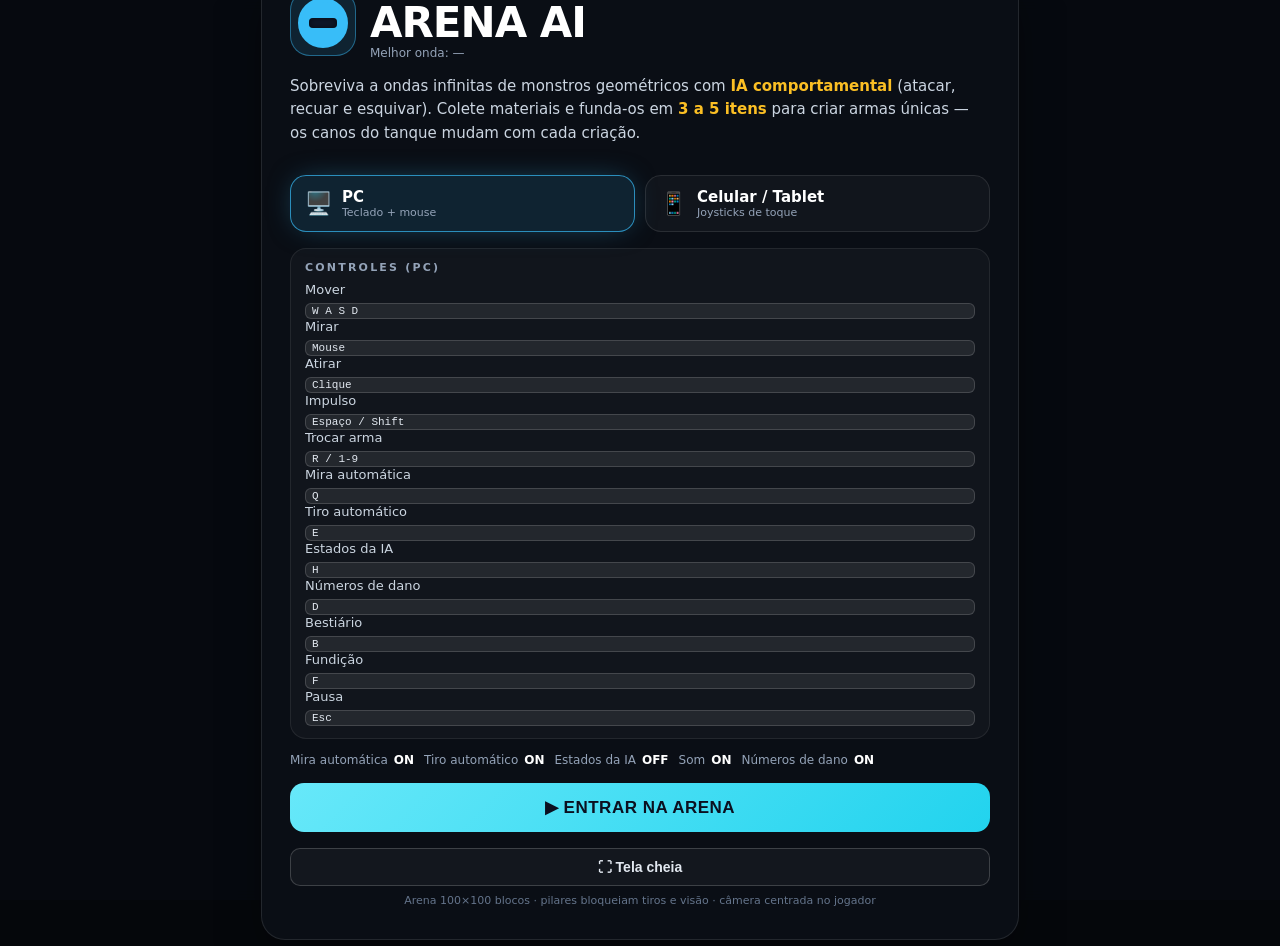
<file: mygame/jogo.html>
<!DOCTYPE html>
<html lang="pt-BR">
<head>
<meta charset="UTF-8">
<meta name="viewport" content="width=device-width, initial-scale=1.0, maximum-scale=1.0, user-scalable=no, viewport-fit=cover">
<meta name="theme-color" content="#05070b">
<meta name="mobile-web-app-capable" content="yes">
<title>ARENA AI — Diep Solo · PC & Celular</title>
<link rel="stylesheet" href="jogo.css">
</head>
<body>
<canvas id="gameCanvas"></canvas>

<div id="uiLayer" class="ui-layer"></div>

<div id="startScreen" class="screen active">
  <div class="card">
    <div class="header">
      <div class="logo"><div class="tank-core"></div><div class="tank-barrel"></div></div>
      <div class="title"><div class="tag">Diep Solo · Forja Procedural</div><h1>ARENA AI</h1><div class="best" id="bestStart">Melhor onda: —</div></div>
    </div>
    <p class="desc">Sobreviva a ondas infinitas de monstros geométricos com <span class="badge">IA comportamental</span> (atacar, recuar e esquivar). Colete materiais e funda-os em <span class="badge">3 a 5 itens</span> para criar armas únicas — os canos do tanque mudam com cada criação.</p>
    <div class="chips" id="enemyChips"></div>
    <div class="platform-picker">
      <div class="platform-btn active" id="platPc"><span class="ico">🖥️</span><div><div class="name">PC</div><div class="sub">Teclado + mouse</div></div></div>
      <div class="platform-btn" id="platTouch"><span class="ico">📱</span><div><div class="name">Celular / Tablet</div><div class="sub">Joysticks de toque</div></div></div>
    </div>
    <div class="controls-panel" id="controlsPc">
      <div class="cp-title">Controles (PC)</div>
      <div class="cp-grid"><div>Mover</div><kbd>W A S D</kbd></div>
      <div class="cp-grid"><div>Mirar</div><kbd>Mouse</kbd></div>
      <div class="cp-grid"><div>Atirar</div><kbd>Clique</kbd></div>
      <div class="cp-grid"><div>Impulso</div><kbd>Espaço / Shift</kbd></div>
      <div class="cp-grid"><div>Trocar arma</div><kbd>R / 1-9</kbd></div>
      <div class="cp-grid"><div>Mira automática</div><kbd>Q</kbd></div>
      <div class="cp-grid"><div>Tiro automático</div><kbd>E</kbd></div>
      <div class="cp-grid"><div>Estados da IA</div><kbd>H</kbd></div>
      <div class="cp-grid"><div>Números de dano</div><kbd>D</kbd></div>
      <div class="cp-grid"><div>Bestiário</div><kbd>B</kbd></div>
      <div class="cp-grid"><div>Fundição</div><kbd>F</kbd></div>
      <div class="cp-grid"><div>Pausa</div><kbd>Esc</kbd></div>
    </div>
    <div class="controls-panel" id="controlsTouch" style="display:none">
      <div class="cp-title">Controles (Toque)</div>
      <div class="cp-grid"><div>Mover</div><kbd>Joystick esquerda</kbd></div>
      <div class="cp-grid"><div>Mira / Atirar</div><kbd>Joystick direita</kbd></div>
      <div class="cp-grid"><div>Impulso</div><kbd>Botão ciano</kbd></div>
      <div class="cp-grid"><div>Mira auto</div><kbd>Alternar</kbd></div>
      <div class="cp-grid"><div>Tiro auto</div><kbd>Ligado por padrão</kbd></div>
    </div>
    <div class="toggles">
      <label class="toggle">Mira automática<span id="tAutoAim">ON</span></label>
      <label class="toggle">Tiro automático<span id="tAutoFire">ON</span></label>
      <label class="toggle">Estados da IA<span id="tShowAi">OFF</span></label>
      <label class="toggle">Som<span id="tSound">ON</span></label>
      <label class="toggle">Números de dano<span id="tShowDmg">ON</span></label>
    </div>
    <div class="start-actions">
      <button class="btn-big" id="btnStart">▶ Entrar na arena</button>
      <button class="btn-outline" id="btnFullscreen">⛶ Tela cheia</button>
    </div>
    <div class="footer">Arena 100×100 blocos · pilares bloqueiam tiros e visão · câmera centrada no jogador</div>
  </div>
</div>

<div id="pauseScreen" class="screen">
  <div class="card" style="max-width:520px">
    <div class="header" style="justify-content:center"><div class="title"><h1 style="font-size:28px">Pausado</h1></div></div>
    <div class="pause-inner">
      <div class="platform-picker" id="platPause"></div>
      <div class="toggles" id="pauseToggles"></div>
      <div class="controls-panel" id="pauseControls"></div>
      <div class="actions">
        <button class="btn-big" id="btnResume">Continuar <kbd style="margin-left:6px">Esc</kbd></button>
        <button class="btn-outline" id="btnRestartPause">Reiniciar</button>
      </div>
    </div>
  </div>
</div>

<div id="gameOverScreen" class="screen">
  <div class="card">
    <div class="header" style="justify-content:center"><div class="title"><div class="tag" style="color:#f472b6">Tanque destruído</div><h1 style="font-size:32px">Fim de jogo</h1></div></div>
    <div id="goStats" style="display:grid;grid-template-columns:repeat(3,1fr);gap:8px;margin-bottom:12px"></div>
    <div style="margin-bottom:10px;text-align:center;color:#cbd5e0;font-size:13px">Última arma: <span id="goWeapon" style="color:#fff;font-weight:700">—</span></div>
    <div id="goUpgrades" style="display:flex;flex-wrap:wrap;gap:6px;justify-content:center;margin-bottom:16px"></div>
    <div class="start-actions">
      <button class="btn-big" id="btnRestart">↻ Jogar novamente</button>
      <button class="btn-outline" id="btnMenu">Menu</button>
    </div>
  </div>
</div>

<div id="panels" class="panels"></div>
<script src="script.js"></script>
</body>
</html>
</file>
<file: mygame/jogo.css>
html,body,#root{height:100%;margin:0;background:#05070b;color:#fff;font-family:ui-sans-serif,system-ui,sans-serif}body{position:fixed;inset:0;overflow:hidden}canvas{display:block;width:100%;height:100%;touch-action:none;user-select:none}button{touch-action:manipulation}kbd{font-family:ui-monospace,monospace}@keyframes fadeDown{from{opacity:0;transform:translateY(-8px)scale(.98)}to{opacity:1;transform:translateY(0)scale(1)}}@keyframes ping{75%,100%{transform:scale(2);opacity:0}}.ui-layer{position:fixed;inset:0;z:40;pointer-events:none}.screen{position:absolute;inset:0;z:50;display:none;align-items:center;justify-content:center;padding:8px;background:rgba(7,10,16,.9);backdrop-filter:blur(6px)}.screen.active{display:flex}.card{width:100%;max-width:700px;padding:24px 28px 32px;border-radius:24px;border:1px solid rgba(255,255,255,.1);background:rgba(11,15,23,.95);box-shadow:0 25px 50px -12px rgba(0,0,0,.5)}.header{display:flex;align-items:center;gap:14px;margin-bottom:14px}.logo{position:relative;width:64px;height:64px;border-radius:20px;background:rgba(56,189,248,.12);border:1px solid rgba(56,189,248,.45)}.tank-core{position:absolute;inset:7px;border-radius:50%;border:4px solid #38bdf8;background:#38bdf8}.tank-barrel{position:absolute;left:50%;top:50%;width:10px;height:28px;transform:translate(-50%,-50%)rotate(-90deg);border-radius:4px;background:#0f172a;box-shadow:inset 0 0 6px rgba(0,0,0,.6)}.title .tag{font-size:11px;font-weight:800;letter-spacing:.25em;color:#67e8f9;text-transform:uppercase}.title h1{font-size:42px;font-weight:900;line-height:1;margin:4px 0 2px;letter-spacing:-1px}.best{font-size:12px;color:#94a3b8}.desc{font-size:15px;line-height:1.55;color:#cbd5e1;margin-bottom:14px}.desc .badge{color:#fbbf24;font-weight:700}.chips{display:flex;gap:8px;margin-bottom:16px;flex-wrap:wrap}.chip{font-size:12px;padding:2px 10px;border-radius:999px;border:1px solid rgba(255,255,255,.12);background:rgba(255,255,255,.04);color:#e2e8f0}.platform-picker{display:grid;grid-template-columns:1fr 1fr;gap:10px;margin-bottom:16px}.platform-btn{display:flex;align-items:center;gap:10px;padding:12px 14px;border-radius:16px;border:1px solid rgba(255,255,255,.1);background:rgba(255,255,255,.03);color:#fff;cursor:pointer;text-align:left}.platform-btn.active{border-color:rgba(56,189,248,.7);background:rgba(56,189,248,.12);box-shadow:0 0 30px -10px rgba(56,189,248,.5)}.platform-btn:active{transform:scale(.98)}.platform-btn .ico{font-size:22px}.platform-btn .name{font-weight:800;font-size:15px}.platform-btn .sub{font-size:11px;color:#94a3b8}.controls-panel{margin-bottom:14px;padding:12px 14px;border-radius:16px;border:1px solid rgba(255,255,255,.08);background:rgba(255,255,255,.03)}.cp-title{font-size:11px;font-weight:800;letter-spacing:.2em;text-transform:uppercase;color:#94a3b8;margin-bottom:8px}.cp-grid{display:flex;flex-direction:column;gap:6px}.cp-grid div{display:flex;justify-content:space-between;font-size:13px;color:#cbd5e0}.cp-grid kbd{background:rgba(255,255,255,.08);padding:1px 6px;border-radius:6px;border:1px solid rgba(255,255,255,.15);font-size:11px;color:#e2e8f0}.toggles{display:flex;flex-wrap:wrap;gap:10px;margin-bottom:16px}.toggle{display:flex;align-items:center;gap:6px;font-size:12px;color:#94a3b8;cursor:pointer}.toggle span:last-child{font-weight:700;color:#fff}.btn-big{width:100%;border-radius:14px;border:none;padding:14px;font-size:17px;font-weight:900;text-transform:uppercase;letter-spacing:.5px;background:linear-gradient(135deg,#67e8f9,#22d3ee);color:#0b1020;cursor:pointer}.btn-big:active{transform:scale(.98);filter:brightness(1.1)}.btn-outline{width:100%;border-radius:10px;border:1px solid rgba(255,255,255,.18);background:rgba(255,255,255,.04);padding:10px;font-size:14px;font-weight:700;color:#e2e8f0;cursor:pointer;margin-top:8px}.btn-outline:active{border-color:rgba(255,255,255,.4)}.start-actions{display:flex;flex-direction:column;gap:8px}.footer{font-size:11px;color:#64748b;text-align:center;margin-top:8px}/* HUD */.hud{position:fixed;inset:0;z:30;pointer-events:none}.hud-top-left{position:absolute;left:16px;top:16px;display:flex;flex-direction:column;gap:10px}.wave-box{background:rgba(0,0,0,.55);border:1px solid rgba(255,255,255,.1);border-radius:14px;padding:8px 14px;backdrop-filter:blur(4px)}.wave-label{font-size:11px;font-weight:800;letter-spacing:.2em;text-transform:uppercase;color:rgba(255,255,255,.55)}.wave-num{font-size:34px;font-weight:900;line-height:1;letter-spacing:-1px}.wave-sub{font-size:12px;color:rgba(255,255,255,.75);margin-top:2px}.stats-box{background:rgba(0,0,0,.55);border:1px solid rgba(255,255,255,.1);border-radius:14px;padding:8px 14px;backdrop-filter:blur(4px);font-size:13px;color:#cbd5e0}.stat-row{display:flex;justify-content:space-between;gap:12px}.stat-row .val{font-variant-numeric:tabular-nums;font-weight:700;color:#fff}.combo{color:#fbbf24;font-weight:800}.upgrades-pills{display:flex;gap:6px;flex-wrap:wrap}.upgrades-pills .pill{font-size:11px;padding:2px 9px;border-radius:999px;border:1px solid rgba(255,255,255,.14);background:rgba(255,255,255,.05);color:#e2e8f0}.hud-top-right{position:absolute;right:16px;top:16px;display:flex;flex-direction:column;gap:8px}.hud-btns{display:flex;gap:8px}.hud-btn{display:flex;align-items:center;gap:6px;padding:7px 12px;border-radius:12px;border:1px solid rgba(255,255,255,.12);background:rgba(0,0,0,.55);color:#e2e8f0;font-size:13px;font-weight:600;cursor:pointer;backdrop-filter:blur(4px)}.hud-btn:hover{border-color:rgba(255,255,255,.35);background:rgba(0,0,0,.75)}.hud-btn kbd{font-size:10px;padding:1px 5px;border-radius:5px;border:1px solid rgba(255,255,255,.18);background:rgba(255,255,255,.08);color:#e2e8f0;margin-left:4px}.forge-badge{display:inline-block;width:7px;height:7px;border-radius:50%;background:#fbbf24;box-shadow:0 0 8px #fbbf24;animation:ping 1.5s infinite;margin-left:6px;opacity:0}.forge-badge.show{opacity:1}.hud-toggles{display:flex;gap:10px;flex-wrap:wrap}.fps{font-size:11px;font-variant-numeric:tabular-nums;color:rgba(255,255,255,.45);font-family:ui-monospace,monospace}.hud-top-center{position:absolute;left:50%;top:16px;transform:translateX(-50%);display:flex;flex-direction:column;align-items:center;gap:6px;pointer-events:none}.notice{background:rgba(0,0,0,.6);border:1px solid rgba(255,255,255,.12);border-radius:14px;padding:6px 14px;font-weight:800;color:#fff;font-size:17px;text-align:center;backdrop-filter:blur(4px);pointer-events:auto}.notice small{display:block;font-weight:600;font-size:11px;color:rgba(255,255,255,.7);margin-top:2px;pointer-events:none}.boss-bar{background:rgba(0,0,0,.55);border:1px solid rgba(244,63,94,.35);border-radius:12px;padding:6px 14px;min-width:260px}.boss-name{display:flex;justify-content:space-between;font-size:12px;font-weight:800;letter-spacing:.15em;text-transform:uppercase;color:#fecdd3;margin-bottom:4px}.boss-prog{height:6px;background:rgba(255,255,255,.1);border-radius:3px;overflow:hidden}.boss-fill{height:100%;background:linear-gradient(90deg,#f43f5e,#fb7185);width:100%}.boss-num{font-size:11px;font-variant-numeric:tabular-nums;color:#94a3b8;margin-top:3px;font-family:ui-monospace,monospace}.hud-bottom-left{position:absolute;left:16px;bottom:16px;display:flex;flex-direction:column;gap:8px;width:min(360px,55%)}.weapon-card{background:rgba(0,0,0,.55);border:1px solid rgba(255,255,255,.1);border-radius:14px;padding:10px;backdrop-filter:blur(4px)}.wc-header{display:flex;gap:10px;align-items:center}.wc-dot{width:10px;height:10px;border-radius:50%;border:1px solid rgba(255,255,255,.3);flex-shrink:0;box-shadow:0 0 10px var(--c)}.wc-info{min-width:0}.wc-name{font-size:15px;font-weight:800;color:#fff;overflow:hidden;white-space:nowrap;text-overflow:ellipsis}.wc-sub{font-size:11px;color:#94a3b8;overflow:hidden;white-space:nowrap;text-overflow:ellipsis}.wc-dps{font-size:12px;font-weight:800;color:#86efac;margin-left:auto;white-space:nowrap}.wc-bar{height:7px;background:rgba(255,255,255,.08);border-radius:4px;overflow:hidden;border:1px solid rgba(255,255,255,.1);margin-top:8px}.hp-fill{height:100%;width:100%;background:linear-gradient(90deg,#22c55e,#a3e635);transition:width .25s;border-radius:3px}.wc-foot{display:flex;gap:10px;font-size:11px;color:rgba(255,255,255,.7);margin-top:6px}.wc-foot .lv{font-weight:800;color:#fbbf24;font-variant-numeric:tabular-nums}.wc-foot .dash{font-weight:700;color:#67e8f9}.arsenal-rail{display:flex;gap:6px;overflow-x:auto;padding:6px 0}.arsenal-slot{flex:0 0 auto;display:flex;align-items:center;justify-content:center;gap:6px;padding:5px 8px;border-radius:10px;border:1px solid rgba(255,255,255,.12);background:rgba(0,0,0,.45);color:#e2e8f0;font-size:12px;font-weight:600;cursor:pointer}.arsenal-slot.active{border-color:rgba(56,189,248,.6);background:rgba(56,189,248,.15)}.arsenal-slot .n{font-size:11px;color:rgba(255,255,255,.55);font-variant-numeric:tabular-nums}.arsenal-slot .dot{width:8px;height:8px;border-radius:50%;flex-shrink:0}.hud-bottom-right{position:absolute;right:16px;bottom:16px;display:flex;align-items:center;gap:8px}.mats-bar{display:flex;align-items:center;gap:8px;padding:6px 12px;border-radius:12px;border:1px solid rgba(255,255,255,.12);background:rgba(0,0,0,.55);backdrop-filter:blur(4px)}.mats-label{font-size:11px;font-weight:800;letter-spacing:.15em;text-transform:uppercase;color:rgba(255,255,255,.55)}.mats-count{font-variant-numeric:tabular-nums;font-weight:700;color:#fff}.mats-items{display:flex;gap:6px}.mat-item{position:relative;width:30px;height:30px;border-radius:10px;border:1px solid rgba(255,255,255,.14);background:rgba(255,255,255,.06);display:flex;align-items:center;justify-content:center}.mat-item .count{position:absolute;right:-4px;bottom:-4px;min-width:14px;height:14px;border-radius:7px;background:#000;border:1px solid #fff;font-size:9px;font-weight:800;color:#fff;display:flex;align-items:center;justify-content:center;padding:0 2px}/* Panels */.panels{position:fixed;inset:0;z:45;display:none;align-items:center;justify-content:center;padding:8px;background:rgba(0,0,0,.65);backdrop-filter:blur(4px)}.panels.active{display:flex}.panel{width:100%;max-width:980px;max-height:90vh;display:flex;flex-direction:column;border-radius:24px;border:1px solid rgba(255,255,255,.1);background:rgba(11,15,23,.96);box-shadow:0 25px 50px -12px rgba(0,0,0,.5);overflow:hidden}.panel.levelup-panel{max-width:820px}.panel-header{display:flex;align-items:center;justify-content:space-between;padding:14px 20px;border-bottom:1px solid rgba(255,255,255,.08)}.panel-header h2{font-size:22px;font-weight:900;letter-spacing:-.5px}.panel-header h2 span{color:#fbbf24}.panel-close{border:1px solid rgba(255,255,255,.12);background:rgba(255,255,255,.04);color:#cbd5e0;padding:6px 14px;border-radius:10px;font-weight:700;font-size:13px;cursor:pointer}.panel-close:hover{border-color:rgba(255,255,255,.35)}.panel-body{display:flex;flex:1;overflow:hidden;padding:20px}.grid-2{display:grid;grid-template-columns:1.1fr 1fr;gap:0}.grid-3{display:grid;grid-template-columns:1fr 1fr 1.15fr;gap:0}.enemy-list,.enemy-detail,.forge-inv,.forge-chamber,.forge-result{overflow-y:auto;padding-right:12px;scrollbar-width:thin;scrollbar-color:rgba(255,255,255,.15) transparent}.enemy-list::-webkit-scrollbar,.enemy-detail::-webkit-scrollbar,.forge-inv::-webkit-scrollbar,.forge-chamber::-webkit-scrollbar,.forge-result::-webkit-scrollbar{width:8px}.enemy-list::-webkit-scrollbar-thumb,.enemy-detail::-webkit-scrollbar-thumb,.forge-inv::-webkit-scrollbar-thumb,.forge-chamber::-webkit-scrollbar-thumb,.forge-result::-webkit-scrollbar-thumb{background:rgba(255,255,255,.15);border-radius:999px}.enemy-card{display:flex;align-items:center;gap:12px;padding:8px 10px;border-radius:12px;border:1px solid rgba(255,255,255,.1);background:rgba(255,255,255,.02);cursor:pointer;margin-bottom:8px;transition:border-color .2s,background .2s}.enemy-card.selected{border-color:rgba(255,255,255,.45);background:rgba(255,255,255,.07)}.enemy-card:hover{border-color:rgba(255,255,255,.25)}.enemy-card canvas{width:52px;height:52px;flex-shrink:0;filter:grayscale(.55)opacity(.75)}.enemy-card.selected canvas{filter:none}.enemy-card .info{min-width:0;flex:1}.enemy-card .name{font-weight:800;font-size:13px;color:#fff;overflow:hidden;white-space:nowrap;text-overflow:ellipsis}.enemy-card .sub{font-size:10px;color:#94a3b8;overflow:hidden;white-space:nowrap;text-overflow:ellipsis;margin-top:2px}.enemy-card .k{font-variant-numeric:tabular-nums;font-weight:800;color:#fbbf24;margin-left:auto}.enemy-detail{padding-left:20px;border-left:1px solid rgba(255,255,255,.08);min-width:300px}.detail-figure{position:relative;width:130px;height:130px;margin:0 auto 14px;border-radius:20px;border:1px solid rgba(255,255,255,.1);background:#0b0f17;display:flex;align-items:center;justify-content:center}.detail-figure canvas{width:120px;height:120px;filter:drop-shadow(0 0 14px rgba(0,0,0,.4))}.detail-figure .tag{position:absolute;left:8px;top:8px;background:rgba(244,63,94,.25);border:1px solid rgba(244,63,94,.45);color:#fecdd3;font-size:10px;font-weight:800;padding:2px 8px;border-radius:8px;text-transform:uppercase}.detail-name{font-size:24px;font-weight:900;color:#fff;margin-bottom:2px}.detail-title{font-size:14px;color:#94a3b8;margin-bottom:10px}.detail-stats{display:grid;grid-template-columns:1fr 1fr;gap:8px 12px;margin-bottom:12px}.detail-bar{font-size:11px;color:#94a3b8}.detail-bar .val{float:right;font-variant-numeric:tabular-nums;font-weight:700;color:#fff}.detail-bar .track{height:5px;background:rgba(255,255,255,.1);border-radius:3px;margin-top:3px;overflow:hidden}.detail-bar .fill{height:100%;border-radius:3px}.ai-row{display:flex;gap:8px;margin-bottom:10px}.ai-box{flex:1;padding:8px 10px;border-radius:10px;border:1px solid rgba(255,255,255,.08);background:rgba(255,255,255,.03);font-size:11px;color:#cbd5e0}.ai-box .t{font-size:9px;font-weight:800;text-transform:uppercase;letter-spacing:.15em;margin-bottom:3px}.ai-box .v{font-weight:700;color:#fff}.behavior{background:rgba(255,255,255,.03);border-radius:10px;padding:10px;font-size:12px;color:#cbd5e0;line-height:1.5;margin-bottom:10px}.drops{font-size:11px;color:#94a3b8;margin-bottom:6px;text-transform:uppercase;letter-spacing:.15em;font-weight:800}.drop-list{display:flex;gap:6px;flex-wrap:wrap;margin-bottom:10px}.drop-item{display:flex;align-items:center;gap:6px;padding:4px 8px;border-radius:8px;border:1px solid rgba(255,255,255,.12);background:rgba(255,255,255,.04);font-size:11px;color:#e2e8f0}.drop-item .chance{font-variant-numeric:tabular-nums;font-weight:700;color:#fbbf24;margin-left:auto}.anatomy{font-size:10px;color:#94a3b8;margin-top:8px}/* Forge */.inv-items{display:grid;grid-template-columns:repeat(2,1fr);gap:8px}.inv-btn{display:flex;align-items:center;gap:8px;padding:8px;border-radius:12px;border:1px solid rgba(255,255,255,.12);background:rgba(0,0,0,.3);cursor:pointer}.inv-btn:hover{border-color:rgba(255,255,255,.25);background:rgba(255,255,255,.06)}.inv-btn:disabled{opacity:.4;cursor:not-allowed}.inv-btn canvas{width:34px;height:34px;flex-shrink:0}.inv-btn .info{min-width:0;flex:1}.inv-btn .name{font-weight:700;font-size:12px;color:#fff;overflow:hidden;white-space:nowrap;text-overflow:ellipsis}.inv-btn .rar{font-size:10px;color:#94a3b8}.inv-btn .amt{font-variant-numeric:tabular-nums;font-weight:800;color:#fbbf24;margin-left:auto;font-size:11px}.forge-sub{font-size:12px;color:#94a3b8;margin-top:2px}.slots{display:grid;grid-template-columns:repeat(5,1fr);gap:8px;margin-top:10px}.slot{aspect-ratio:1;border-radius:14px;border:2px dashed rgba(255,255,255,.25);background:rgba(255,255,255,.02);display:flex;align-items:center;justify-content:center;color:rgba(255,255,255,.35);font-size:20px;cursor:pointer}.slot.filled{border-style:solid;background:rgba(0,0,0,.4)}.slot.selected{border-color:#fbbf24;box-shadow:0 0 20px -4px rgba(251,191,36,.6)}.slot .num{position:absolute;bottom:4px;left:50%;transform:translateX(-50%);font-size:9px;font-weight:800;text-transform:uppercase;color:rgba(255,255,255,.35);letter-spacing:.1em}.forge-actions{display:flex;gap:8px;margin-top:14px;flex-wrap:wrap}.btn-forge{flex:1;min-width:140px;border-radius:12px;border:none;padding:12px;font-size:15px;font-weight:900;text-transform:uppercase;letter-spacing:.5px;background:linear-gradient(135deg,#f59e0b,#ea580c);color:#000;cursor:pointer}.btn-forge:disabled{opacity:.5;cursor:not-allowed}.btn-forge:active:not(:disabled){transform:scale(.98);filter:brightness(1.1)}.btn-forge.off{background:rgba(255,255,255,.06);color:rgba(255,255,255,.35);border:1px solid rgba(255,255,255,.12);box-shadow:none;cursor:not-allowed}.forge-hint{display:flex;flex-wrap:wrap;gap:8px;align-items:center;margin-top:12px;padding:8px 12px;border-radius:10px;border:1px solid rgba(255,255,255,.1);background:rgba(255,255,255,.03);font-size:11px;color:#cbd5e0}.forge-hint .label{color:#94a3b8;font-weight:700;font-size:10px;text-transform:uppercase;letter-spacing:.15em;margin-right:8px}.forge-current{display:flex;align-items:center;gap:10px;margin-top:12px;padding-top:12px;border-top:1px solid rgba(255,255,255,.08)}.wc-mini{width:48px;height:48px;flex-shrink:0;border-radius:10px;border:1px solid rgba(255,255,255,.12);background:#000}.forge-current-info{min-width:0;flex:1}.forge-current-name{font-weight:800;color:#fff;font-size:14px;overflow:hidden;white-space:nowrap;text-overflow:ellipsis}.forge-current-dps{font-size:11px;color:#86efac;font-variant-numeric:tabular-nums}.forge-result{border-left:1px solid rgba(255,255,255,.08);padding-left:20px;min-width:300px}.forge-tabs{display:flex;gap:0;border-bottom:1px solid rgba(255,255,255,.08)}.ftab{flex:1;padding:10px;border:none;background:transparent;color:rgba(255,255,255,.45);font-weight:800;font-size:12px;text-transform:uppercase;letter-spacing:.1em;cursor:pointer;border-bottom:2px solid transparent}.ftab.active{color:#fff;border-bottom-color:#fbbf24}.ftab:hover{color:rgba(255,255,255,.75)}.weapon-card-lg{background:rgba(0,0,0,.4);border:1px solid rgba(255,255,255,.1);border-radius:16px;padding:16px;margin-top:12px}.weapon-card-lg h3{font-size:18px;font-weight:900;color:#fff;margin-bottom:4px}.weapon-card-lg .sub{font-size:12px;color:#94a3b8;margin-bottom:10px}.arsenal-list{display:flex;flex-direction:column;gap:8px;margin-top:10px}.arsenal-item{display:flex;align-items:center;gap:10px;padding:8px 10px;border-radius:12px;border:1px solid rgba(255,255,255,.1);background:rgba(255,255,255,.02)}.arsenal-item.active{border-color:rgba(56,189,248,.5);background:rgba(56,189,248,.08)}.arsenal-item canvas{width:48px;height:48px;flex-shrink:0}.arsenal-item .info{min-width:0;flex:1}.arsenal-item .name{font-weight:800;font-size:14px;color:#fff;overflow:hidden;white-space:nowrap;text-overflow:ellipsis}.arsenal-item .sub{font-size:11px;color:#94a3b8;overflow:hidden;white-space:nowrap;text-overflow:ellipsis;margin-top:2px}.arsenal-item .dps{font-variant-numeric:tabular-nums;font-weight:800;color:#86efac;margin-left:auto;white-space:nowrap}.arsenal-item .actions{display:flex;gap:6px}.arsenal-item button{border-radius:8px;border:1px solid rgba(255,255,255,.12);background:rgba(255,255,255,.04);color:#cbd5e0;font-size:11px;font-weight:700;padding:4px 10px;cursor:pointer}.arsenal-item button.active{background:rgba(56,189,248,.2);color:#67e8f9;border-color:rgba(56,189,248,.45)}.empty-state{display:flex;flex-direction:column;align-items:center;justify-content:center;height:100%;color:#94a3b8;font-size:14px;gap:8px}.empty-state canvas{width:130px;height:130px;opacity:.35;filter:grayscale(1)}/* Level Up */.levelup-panel .panel-body{display:flex;flex-direction:column;padding:20px}.upgrades-grid{display:grid;grid-template-columns:1fr;gap:10px}@media(min-width:768px){.upgrades-grid{grid-template-columns:repeat(3,1f)}}.up-card{display:flex;align-items:center;gap:12px;padding:12px 14px;border-radius:16px;border:1px solid rgba(255,255,255,.12);background:rgba(13,18,27,.9);cursor:pointer}.up-card:hover{border-color:rgba(255,255,255,.35);transform:translateY(-2px);box-shadow:0 10px 30px -10px rgba(0,0,0,.4)}.up-card.rare{border-color:rgba(251,191,36,.55);box-shadow:0 0 35px -12px rgba(251,191,36,.5)}.up-icon{width:40px;height:40px;border-radius:14px;border:1px solid rgba(255,255,255,.2);background:rgba(255,255,255,.06);display:flex;align-items:center;justify-content:center;font-size:22px;color:#fff;flex-shrink:0}.up-card.rare .up-icon{background:rgba(251,191,36,.15);border-color:rgba(251,191,36,.45);color:#fbbf24}.up-info{min-width:0;flex:1}.up-name{font-size:16px;font-weight:900;color:#fff;display:flex;align-items:center;gap:8px}.up-rare{font-size:10px;font-weight:800;text-transform:uppercase;letter-spacing:.1em;padding:1px 6px;border-radius:8px;background:rgba(251,191,36,.15);color:#fbbf24;border:1px solid rgba(251,191,36,.35)}.up-desc{font-size:12px;color:#cbd5e0;margin-top:4px;line-height:1.4}.up-level{font-size:11px;color:#94a3b8;margin-top:6px;font-variant-numeric:tabular-nums}.lvl-sub{font-size:13px;color:#cbd5e0;margin-bottom:16px}/* Pause inner */.pause-inner{padding:20px;display:flex;flex-direction:column;gap:14px;max-width:520px;width:100%}.platform-picker.panel{grid-template-columns:1fr 1fr;gap:8px;margin-bottom:6px}.pause-inner .toggles{gap:8px}.pause-inner .controls-panel{margin-bottom:0}.actions{display:flex;flex-direction:column;gap:8px;margin-top:10px}/* Mobile HUD */.mobile-hud{position:fixed;inset:0;z:35;pointer-events:none}.mobile-top{position:absolute;inset-x:0;top:0;padding:max(8px,env(safe-area-inset-top))12px;display:flex;justify-content:center}.mobile-bar{max-width:520px;width:100%;background:rgba(0,0,0,.55);border:1px solid rgba(255,255,255,.1);border-radius:14px;padding:8px 12px;backdrop-filter:blur(6px);display:flex;gap:10px;align-items:stretch}.mobile-wave{display:flex;flex-direction:column;gap:2px;flex-shrink:0}.mobile-wave .lbl{font-size:10px;font-weight:800;letter-spacing:.2em;text-transform:uppercase;color:rgba(255,255,255,.55)}.mobile-wave .num{font-size:26px;font-weight:900;letter-spacing:-1px}.mobile-wave .sub{font-size:11px;color:rgba(255,255,255,.75)}.mobile-flex{flex:1;min-width:0}.mobile-stat{font-size:11px;color:#94a3b8;margin-top:4px}.mobile-hp{height:8px;background:rgba(255,255,255,.1);border-radius:4px;overflow:hidden;margin-top:6px;border:1px solid rgba(255,255,255,.1)}.mobile-hp-fill{height:100%;background:linear-gradient(90deg,#22c55e,#a3e635);width:100%;border-radius:3px}.mobile-xp{display:flex;align-items:center;gap:8px;margin-top:8px;font-size:11px;color:#94a3b8}.mobile-xp .lvl{font-weight:800;color:#fbbf24;font-variant-numeric:tabular-nums}.mobile-xp .track{flex:1;height:5px;background:rgba(255,255,255,.1);border-radius:3px;overflow:hidden}.mobile-xp .fill{height:100%;background:linear-gradient(90deg,#f59e0b,#fbbf24);width:0%;border-radius:3px}.mobile-weapon{font-size:11px;color:rgba(255,255,255,.7);white-space:nowrap;overflow:hidden;text-overflow:ellipsis;max-width:150px}.mobile-dash{font-size:11px;font-weight:800;color:#67e8f9;white-space:nowrap}.mobile-actions{position:absolute;inset-x:0;bottom:0;padding:max(12px,env(safe-area-inset-bottom))12px;display:flex;justify-content:space-between;align-items:flex-end}.mobile-act{display:flex;gap:8px;flex-wrap:wrap}.mob-btn{width:66px;height:66px;border-radius:18px;border:1px solid rgba(255,255,255,.16);background:rgba(0,0,0,.55);color:#fff;font-size:24px;display:flex;flex-direction:column;align-items:center;justify-content:center;cursor:pointer;backdrop-filter:blur(4px)}.mob-btn:active{transform:scale(.92);border-color:rgba(255,255,255,.4)}.mob-btn .lbl{font-size:9px;font-weight:800;text-transform:uppercase;letter-spacing:.1em;margin-top:4px;color:rgba(255,255,255,.75)}.mob-dash{width:72px;height:72px;border-radius:50%;border:2px solid rgba(255,255,255,.18);background:rgba(0,0,0,.55);color:#fff;display:flex;flex-direction:column;align-items:center;justify-content:center;cursor:pointer;backdrop-filter:blur(4px)}.mob-dash.ready{border-color:rgba(103,232,249,.8);background:rgba(103,232,249,.15);box-shadow:0 0 28px -6px rgba(103,232,249,.7)}.mob-dash .ico{font-size:26px}.mob-dash .lbl{font-size:9px;font-weight:900;text-transform:uppercase;margin-top:5px}.mobile-boss{position:absolute;left:50%;top:14px;transform:translateX(-50%);min-width:220px}.mobile-notice{position:absolute;left:50%;top:66px;transform:translateX(-50%);pointer-events:auto}/* Touch joysticks */#touchControls{position:fixed;inset:0;z:25;pointer-events:none;touch-action:none}.joystick{position:absolute;width:120px;height:120px;border-radius:50%;border:2px solid rgba(255,255,255,.25);background:rgba(255,255,255,.06);backdrop-filter:blur(4px);pointer-events:auto;touch-action:none}.joystick.knob{position:absolute;left:50%;top:50%;width:56px;height:56px;transform:translate(-50%,-50%);border-radius:50%;border:1px solid rgba(255,255,255,.4);background:rgba(255,255,255,.25);box-shadow:0 4px 12px rgba(0,0,0,.4)}.joystick.left{left:20px;bottom:20px}.joystick.right{right:20px;bottom:20px}.joystick.left .knob{background:rgba(56,189,248,.7);border-color:rgba(56,189,248,.9)}.joystick.right .knob{background:rgba(244,63,94,.7);border-color:rgba(244,63,94,.9)}.touch-hint{position:absolute;font-size:11px;font-weight:800;letter-spacing:.1em;text-transform:uppercase;color:rgba(255,255,255,.45);pointer-events:none}.touch-hint.move{left:20px;bottom:152px}.touch-hint.aim{right:20px;bottom:152px;text-align:right}
</file>
